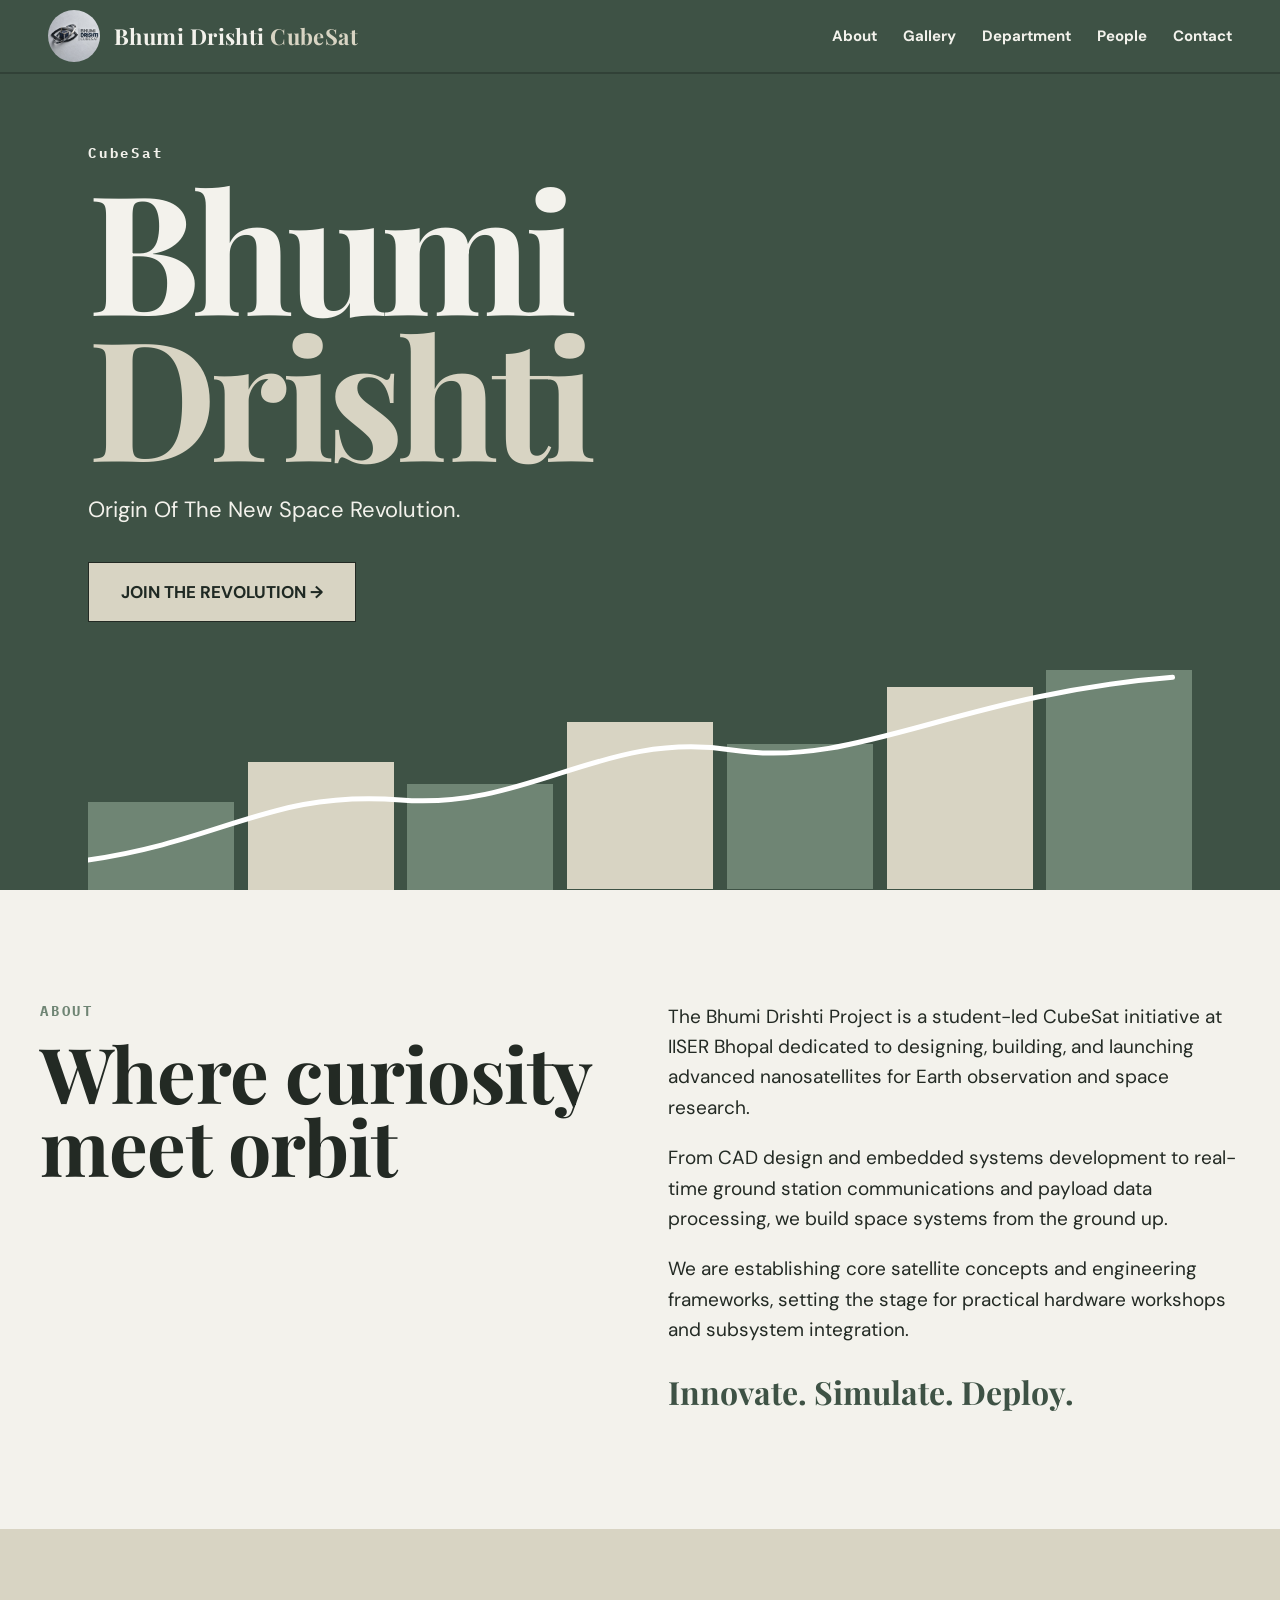
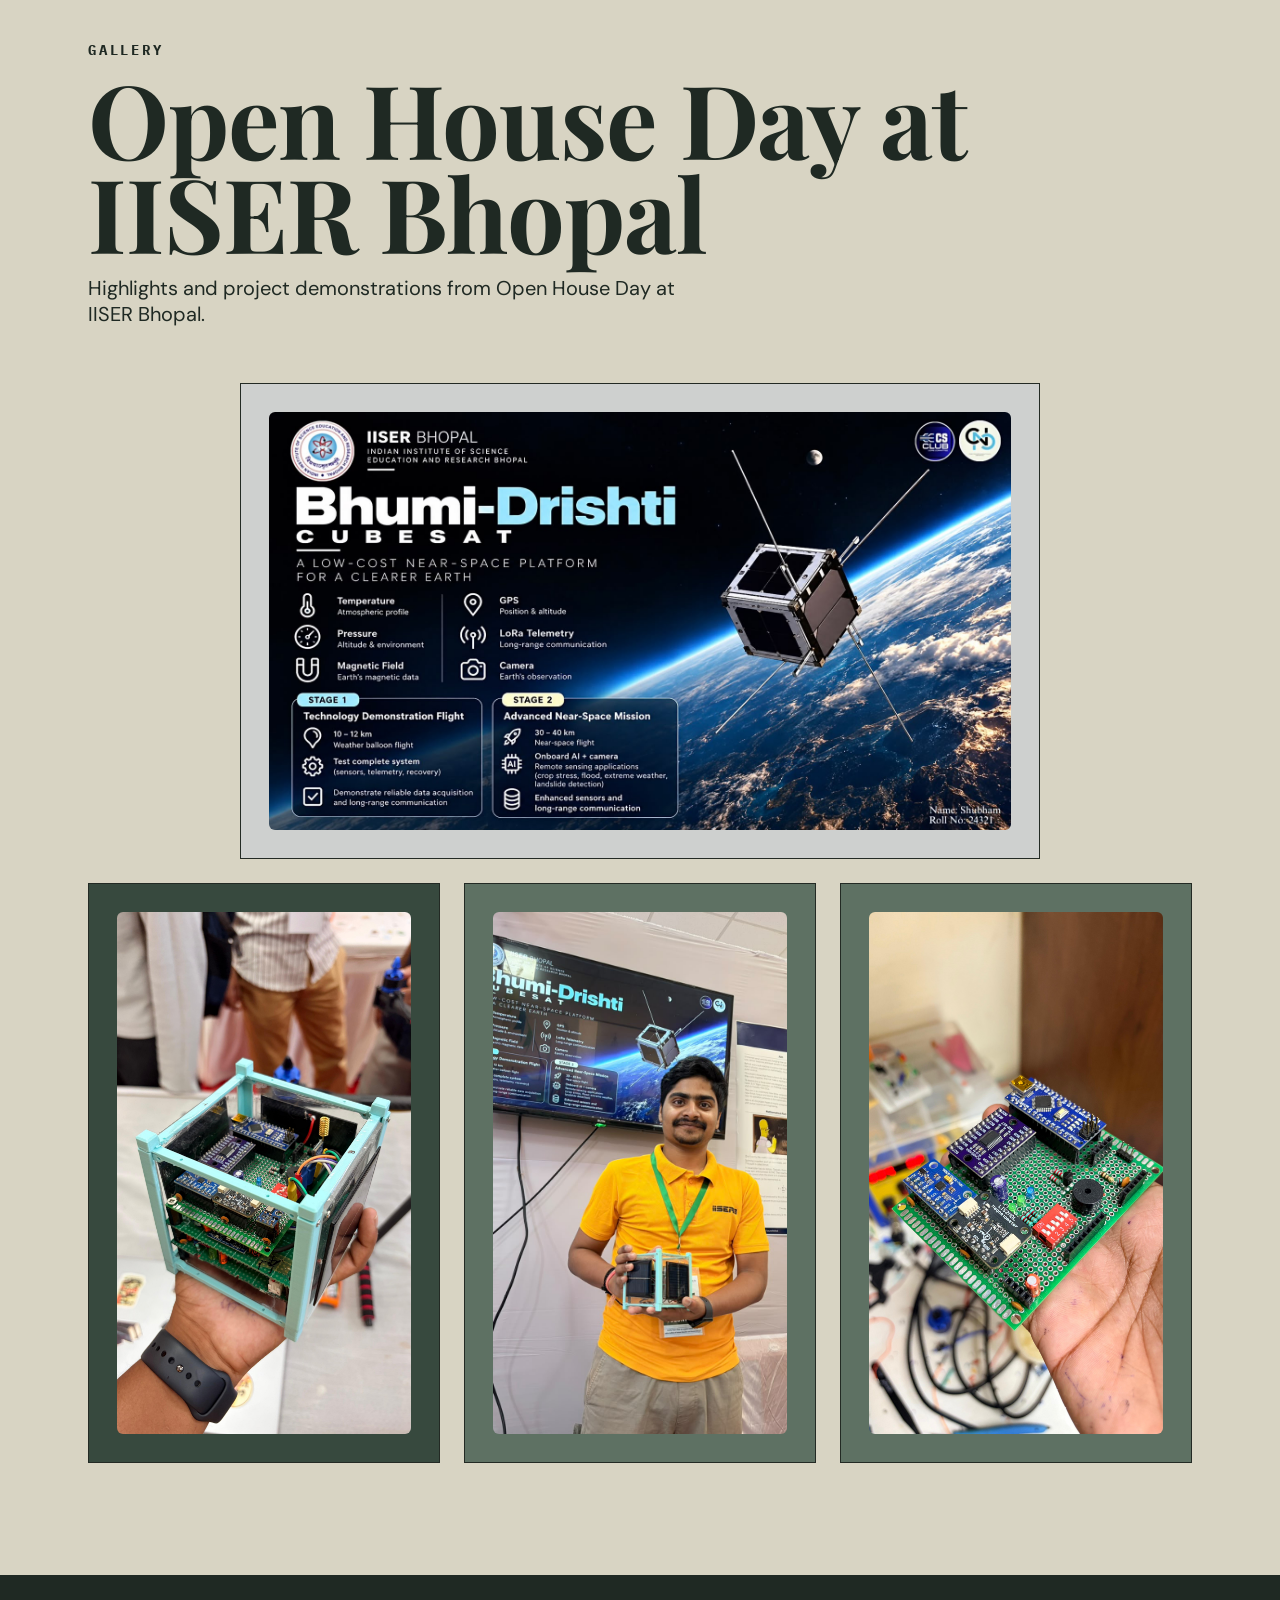
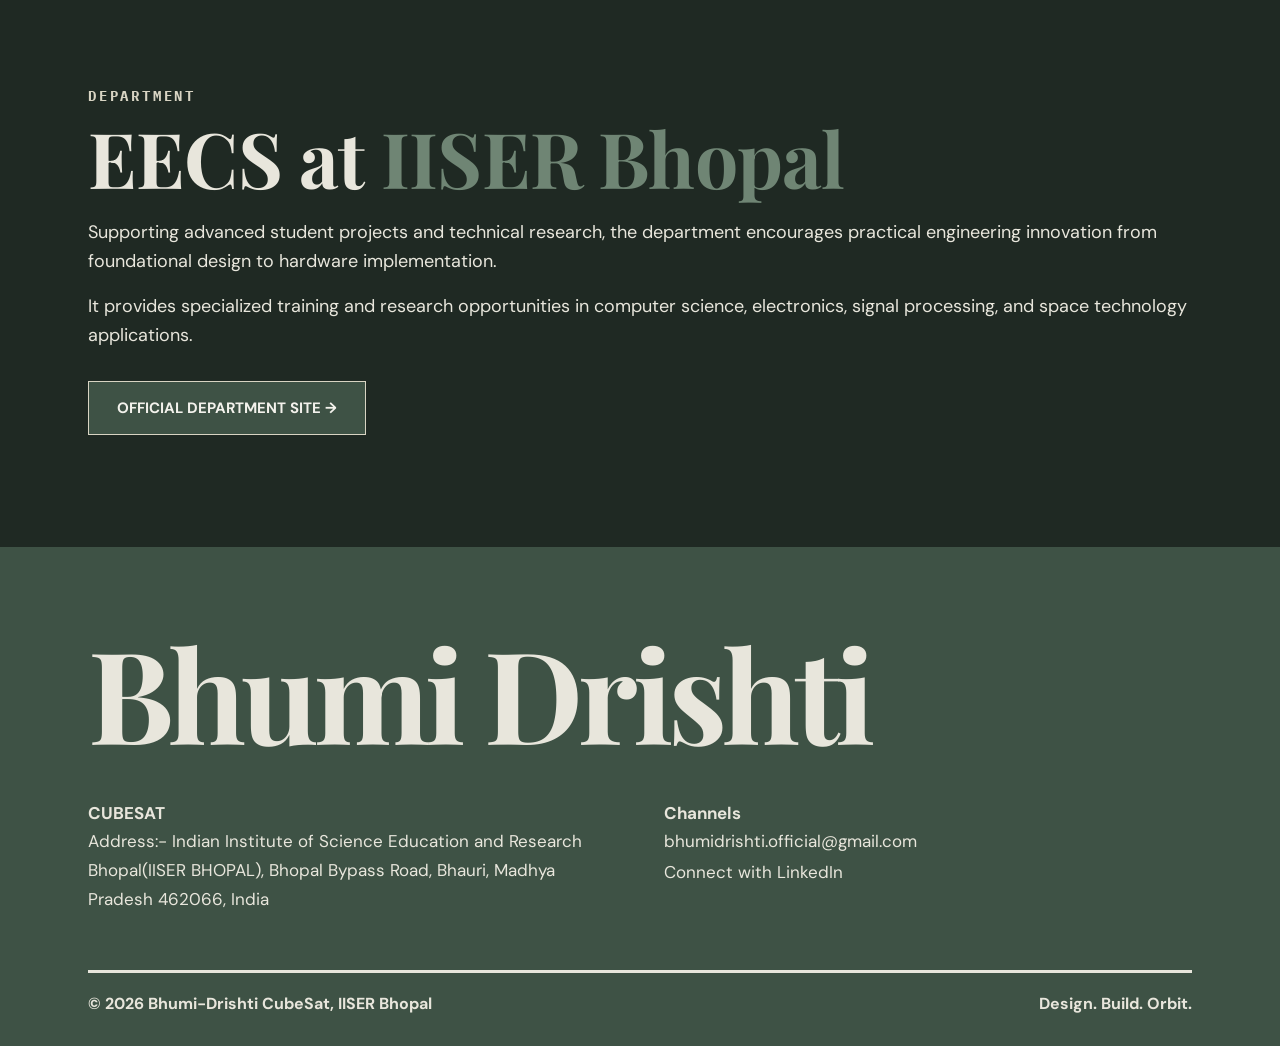
<file: index.html>
<!doctype html>
<html lang="en">
<head>
<meta charset="utf-8">
<meta name="viewport" content="width=device-width, initial-scale=1">
<title>Bhumi Drishti | CUBESAT</title>
<meta name="description" content="Official website of the Bhumi Drishti CubeSat Project by the students of IISER Bhopal.">
<link rel="icon" href="bhumidrishtilogo.png">
<link rel="preconnect" href="https://fonts.googleapis.com">
<link rel="stylesheet" href="https://fonts.googleapis.com/css2?family=DM+Sans:wght@400;500;700&family=IBM+Plex+Mono:wght@500;600&family=Playfair+Display:wght@700;900&display=swap">
<link rel="stylesheet" href="style.css?v=6">
</head>
<body>
<div id="page">

<header class="nav-bar">
  <a class="brand" href="#top"><img src="bhumidrishtilogo.png" alt="Bhumi Drishti CubeSat project IISER logo"><span>Bhumi Drishti <em>CubeSat</em></span></a>
  <button id="burger" class="burger" type="button" aria-label="Open menu" aria-expanded="false" aria-controls="siteNav"><span></span><span></span><span></span></button>
  <nav class="nav" id="siteNav">
    <a href="#about">About</a><a href="#initiatives">Gallery</a><a href="#department">Department</a><a href="people.html">People</a><a href="#contact">Contact</a>
  </nav>
</header>

<main id="top">
<section class="hero">
  <div class="hero-logo" aria-hidden="true"></div>
  <div class="wrap">
    <div class="eyebrow">CubeSat</div>
    <h1><span class="h1a">Bhumi</span><br><span class="h1a accent">Drishti</span></h1>
    <p class="lead">Origin Of The New Space Revolution.</p>
    <a class="btn" href="#about">JOIN THE REVOLUTION →</a>
  </div>
  <div class="chart wrap" aria-hidden="true">
    <i style="--bh:40%"></i><i style="--bh:58%"></i><i style="--bh:48%"></i><i style="--bh:76%"></i><i style="--bh:66%"></i><i style="--bh:92%"></i><i style="--bh:100%"></i>
    <svg viewBox="0 0 1200 220" preserveAspectRatio="none"><path d="M0 190 C150 170 200 120 340 130 S560 60 700 80 S950 20 1200 6" fill="none" stroke-width="5" stroke-linecap="round"/></svg>
  </div>
</section>


<section id="about" class="sec wrap about">
  <div class="rv">
    <div class="eyebrow red">ABOUT</div>
    <h2>Where curiosity meet orbit</mark></h2>
  </div>
  <div class="rv copy">
    <p>The Bhumi Drishti Project is a student-led CubeSat initiative at IISER Bhopal dedicated to designing, building, and launching advanced nanosatellites for Earth observation and space research.</p>
    <p>From CAD design and embedded systems development to real-time ground station communications and payload data processing, we build space systems from the ground up.</p>
    <p>We are establishing core satellite concepts and engineering frameworks, setting the stage for practical hardware workshops and subsystem integration.</p>
    <p class="slogan">Innovate. Simulate. Deploy.</p>
  </div>
</section>

<section id="initiatives" class="sec band-accent">
        <div class="wrap">
          <div class="eyebrow rv">GALLERY</div>
          <h2 class="big rv">Open House Day at IISER Bhopal</h2>
          <p class="rv sub">Highlights and project demonstrations from Open House Day at IISER Bhopal.</p>
          <div class="grid">
            <div class="card rv k0" style="grid-column: 1 / -1; justify-self: center; max-width: 800px; width: 100%;">
              <img src="openhouse01.png" alt="Bhumi Drishti CubeSat display at IISER Bhopal Open House Day" style="width: 100%; height: auto; border-radius: 6px;">
            </div>
            <div class="card rv k1">
              <img src="openhouse02.png" alt="Open House Day exhibit photo 2" style="width: 100%; height: auto; border-radius: 6px;">
            </div>
            <div class="card rv k2">
              <img src="openhouse03.png" alt="Open House Day exhibit photo 3" style="width: 100%; height: auto; border-radius: 6px;">
            </div>
            <div class="card rv k2">
              <img src="openhouse04.png" alt="Open House Day exhibit photo 4" style="width: 100%; height: auto; border-radius: 6px;">
            </div>
          </div>
      </section>

<section id="department" class="sec band-dark">
  <div class="wrap dept">
   <div class="rv">
          <div class="eyebrow gold">DEPARTMENT</div>
          <h2>EECS at <span class="hot">IISER Bhopal</span></h2>
          <p>Supporting advanced student projects and technical research, the department encourages practical engineering innovation from foundational design to hardware implementation.</p>
          <p>It provides specialized training and research opportunities in computer science, electronics, signal processing, and space technology applications.</p>
          <a class="btn alt" href="https://eecs.iiserb.ac.in/">OFFICIAL DEPARTMENT SITE →</a>
        </div>
      </div>
    </section>
</main>

<footer id="contact" class="foot">
      <div class="wrap">
        <div class="rv hello">
          <div class="big">Bhumi Drishti</div>
        </div>
        <div class="cols">
          <div><strong>CUBESAT</strong><br>Address:- Indian Institute of Science Education and Research Bhopal(IISER BHOPAL), Bhopal Bypass Road, Bhauri, Madhya Pradesh 462066, India</div>
          <div class="links">
            <strong>Channels</strong>
            <a href="bhumidrishti.official@gmail.com">bhumidrishti.official@gmail.com</a>
            <a href="https://www.linkedin.com/company/bhumi-drishti-cubesat/home/">Connect with LinkedIn</a>
          </div>
        </div>
        <div class="legal">
          <span>© 2026 Bhumi-Drishti CubeSat, IISER Bhopal</span>
          <span>Design. Build. Orbit.</span>
        </div>
      </div>
    </footer>
</div>
<script>
/* Burger menu: self-contained so it works regardless of script.js version */
(function () {
  var burger = document.getElementById('burger');
  var nav = document.getElementById('siteNav');
  if (!burger || !nav) return;
  function setMenu(open) {
    burger.classList.toggle('open', open);
    nav.classList.toggle('open', open);
    burger.setAttribute('aria-expanded', open ? 'true' : 'false');
    burger.setAttribute('aria-label', open ? 'Close menu' : 'Open menu');
  }
  burger.addEventListener('click', function () { setMenu(!nav.classList.contains('open')); });
  nav.addEventListener('click', function (e) { if (e.target.closest && e.target.closest('a')) setMenu(false); });
  document.addEventListener('keydown', function (e) { if (e.key === 'Escape') setMenu(false); });
  window.addEventListener('resize', function () { if (window.innerWidth > 800) setMenu(false); });
})();
</script>
<script src="script.js?v=6"></script>
</body>
</html>
</file>
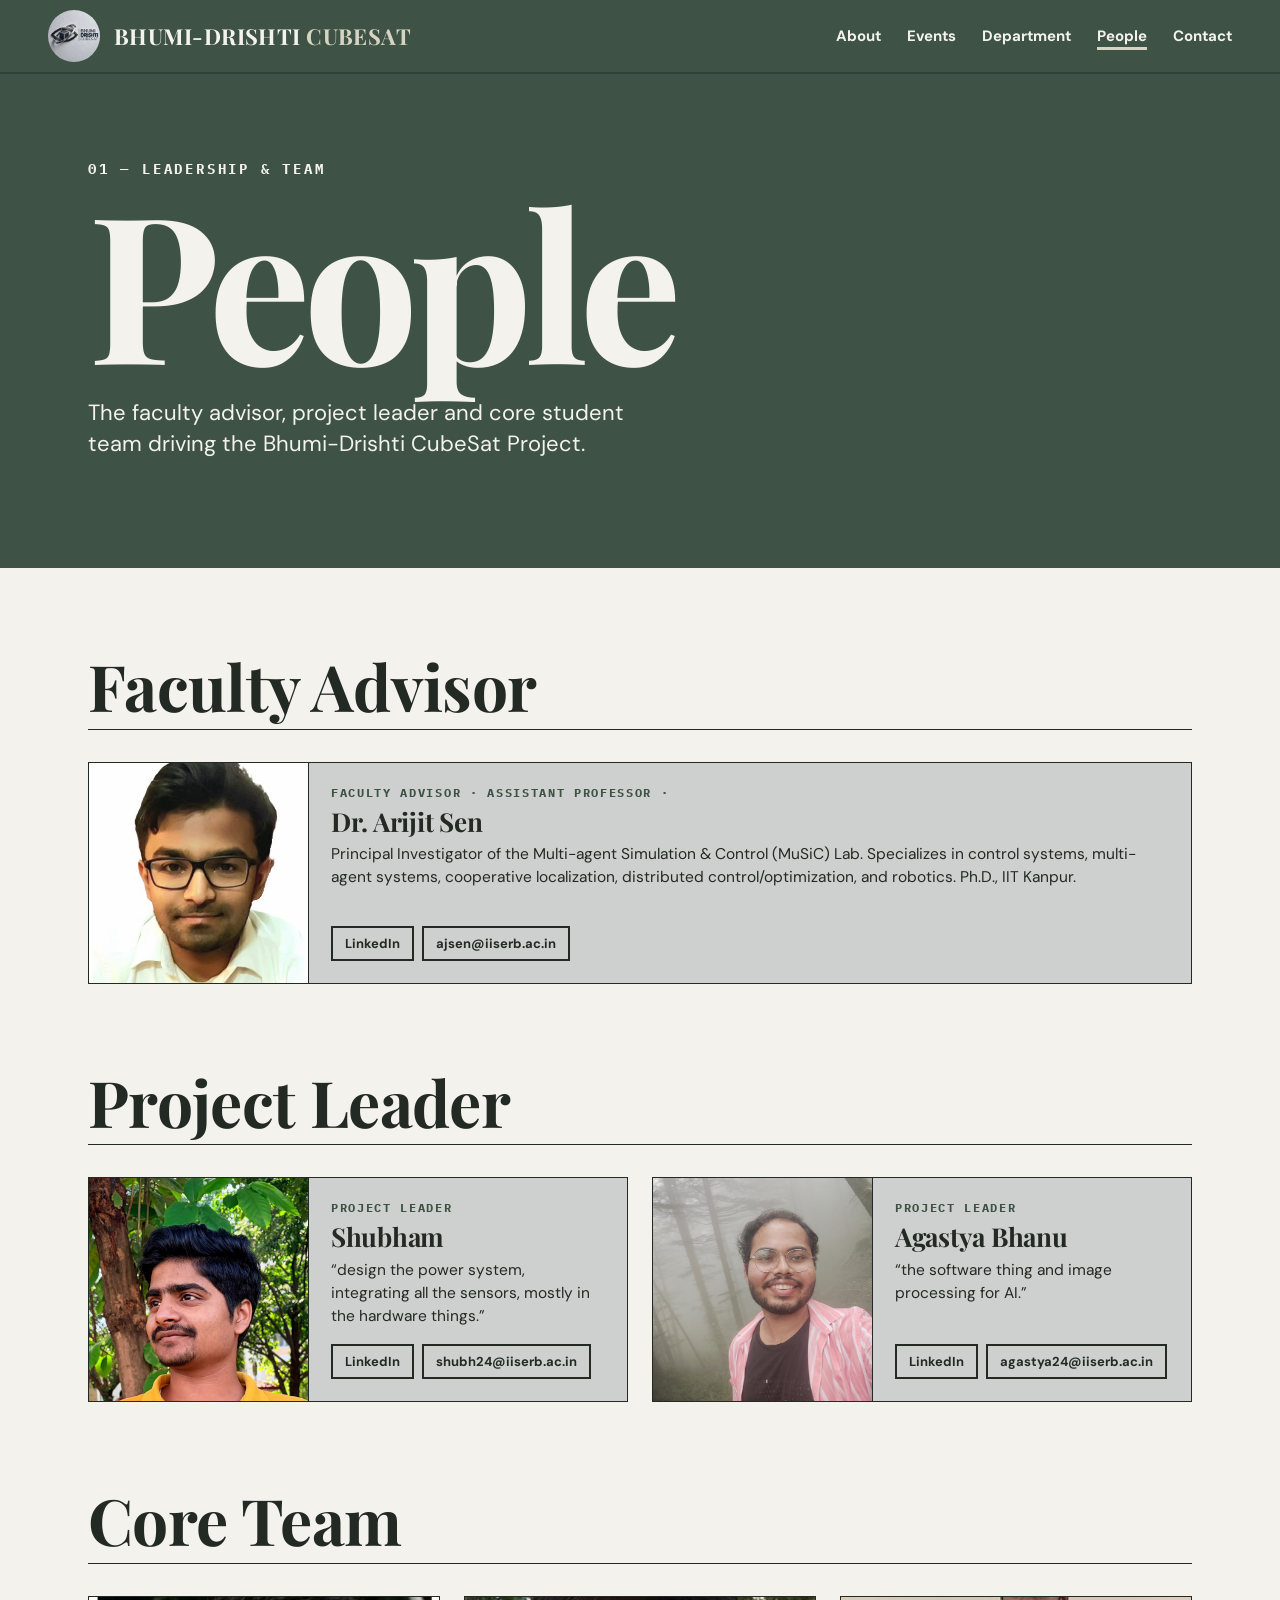
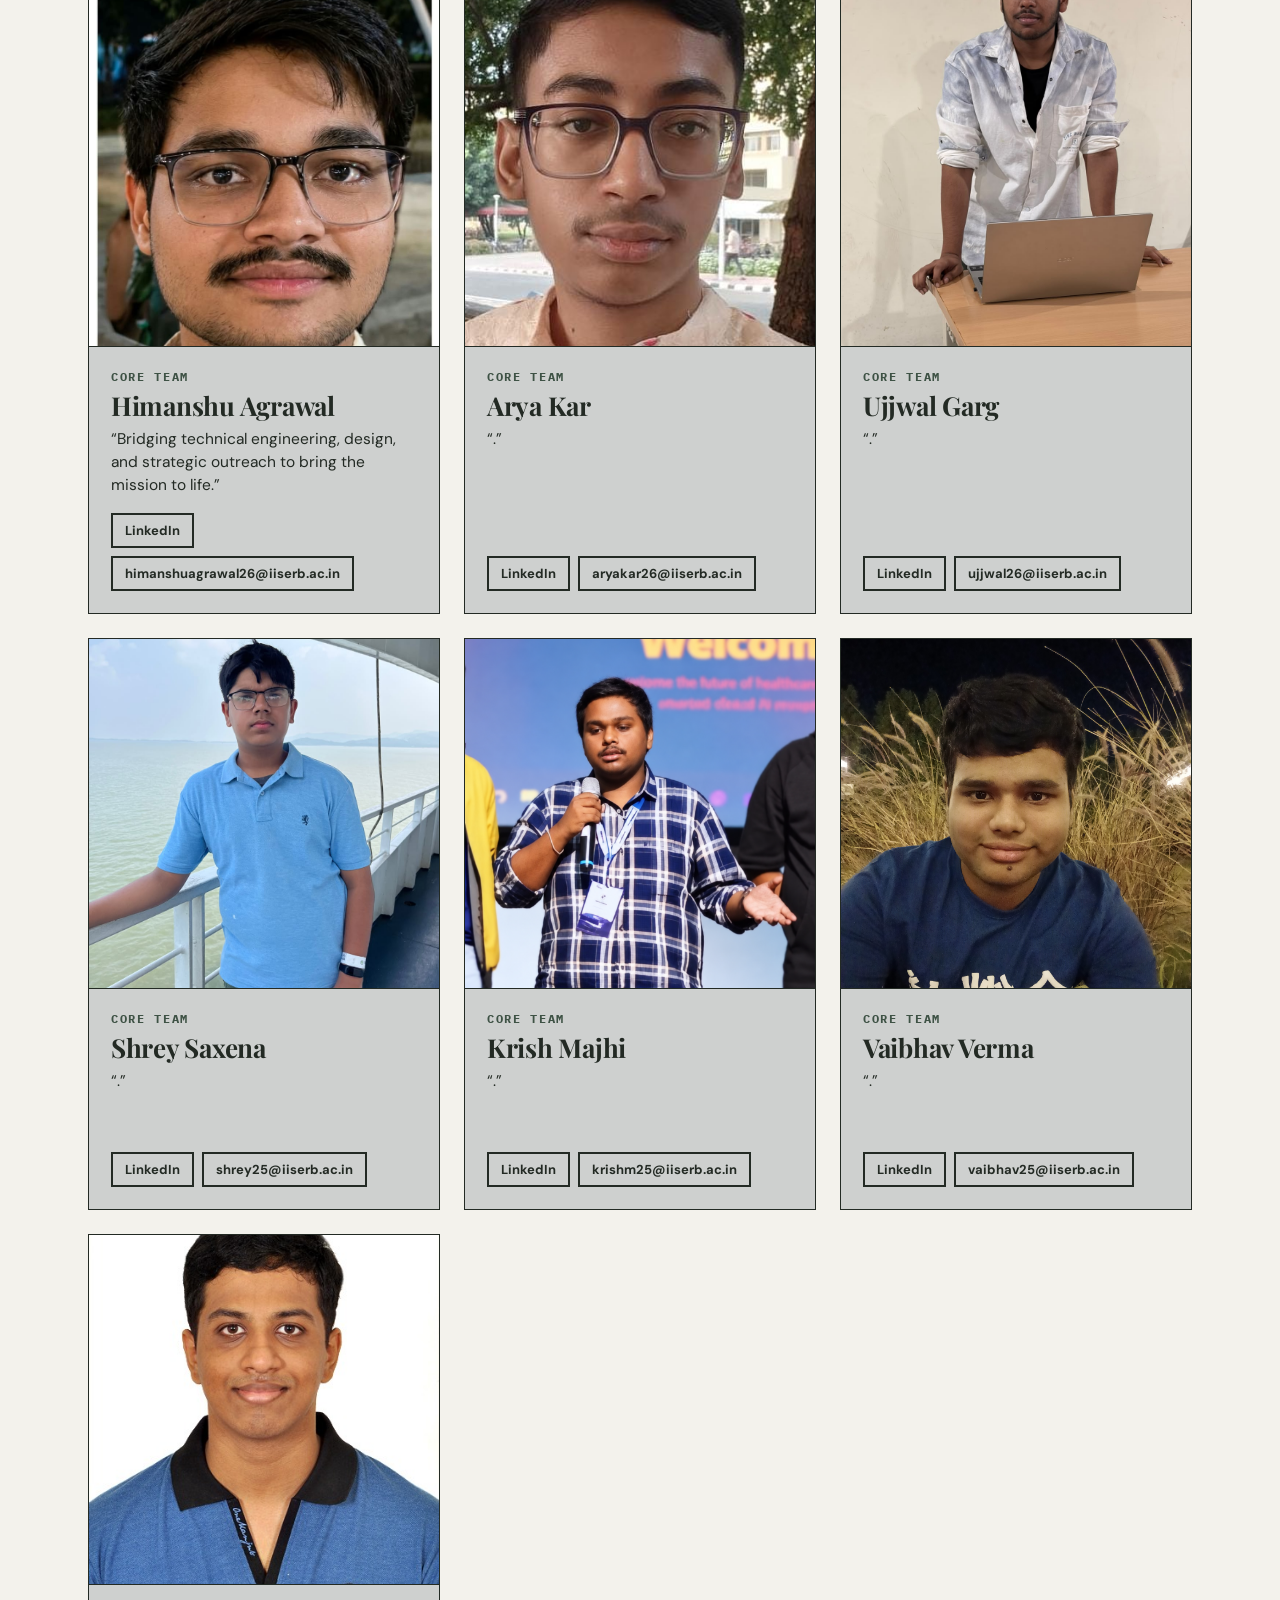
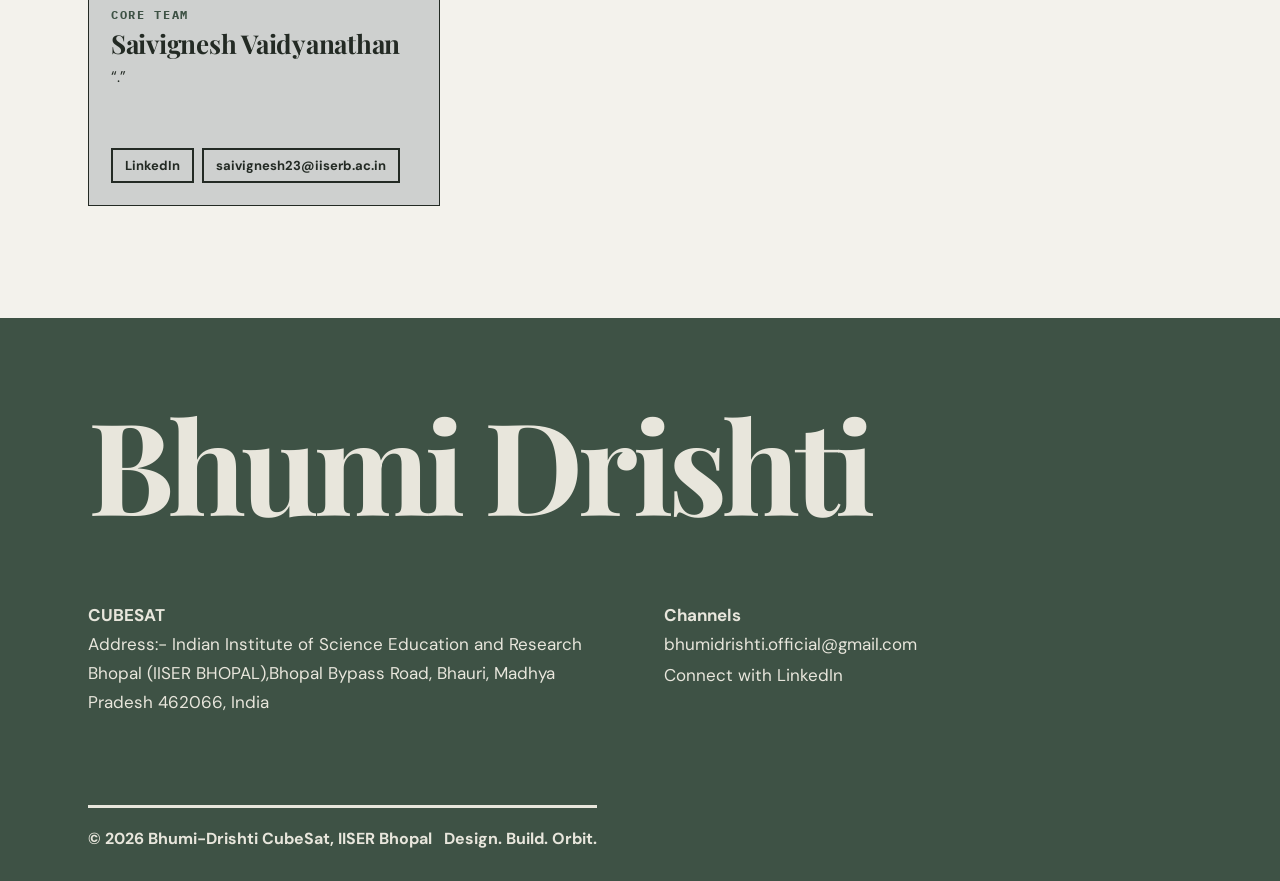
<file: people.html>
<!doctype html>
<html lang="en">
<head>
<meta charset="utf-8">
<meta name="viewport" content="width=device-width, initial-scale=1">
<title>People | Bhumi-Drishti, CubeSat</title>
<meta name="description" content="Faculty Advisor and team of the Bhumi-Drishti CubeSat Project, IISER Bhopal.">
<link rel="icon" href="bhumidrishtilogo.png">
<link rel="stylesheet" href="https://fonts.googleapis.com/css2?family=DM+Sans:wght@400;500;700&family=IBM+Plex+Mono:wght@500;600&family=Playfair+Display:wght@700;900&display=swap">
<link rel="stylesheet" href="style.css?v=6">
</head>
<body>
<div id="page">
<header class="nav-bar">
  <a class="brand" href="index.html"><img src="bhumidrishtilogo.png" alt="Bhumi Drishti CubeSat"><span>BHUMI-DRISHTI <em>CUBESAT</em></span></a>
  <button id="burger" class="burger" type="button" aria-label="Open menu" aria-expanded="false" aria-controls="siteNav"><span></span><span></span><span></span></button>
  <nav class="nav" id="siteNav">
    <a href="index.html#about">About</a><a href="index.html#initiatives">Events</a><a href="index.html#department">Department</a><a href="people.html" class="active" aria-current="page">People</a><a href="#contact">Contact</a>
  </nav>
</header>
<main id="top">
<section class="page-hero"><div class="wrap">
  <div class="eyebrow">01 — LEADERSHIP &amp; TEAM</div>
  <h1><span class="h1a">People</span><span class="h1a accent" style="animation-delay:.15s"></span></h1>
 <p class="lead">The faculty advisor, project leader and core student team driving the Bhumi-Drishti CubeSat Project.</p>
</div></section>
<section class="grp wrap"><h2 class="gt rv">Faculty Advisor</h2><div class="pgrid one"><article class="pcard rv a0 wide"><div class="ava"><span aria-hidden="true">BP</span><img src="cubesat people/arijitsen.png" alt="Dr. Arijit Sen" loading="lazy" onerror="this.remove()"></div><div class="pbody"><small>FACULTY ADVISOR · ASSISTANT PROFESSOR · </small><h3>Dr. Arijit Sen</h3><p>Principal Investigator of the Multi-agent Simulation & Control (MuSiC) Lab. Specializes in control systems, multi-agent systems, cooperative localization, distributed control/optimization, and robotics. Ph.D., IIT Kanpur.</p><div class="plinks"><a href="https://www.linkedin.com/in/arijit-sen-952414204/" target="_blank" rel="noopener">LinkedIn</a><a href="ajsen@iiserb.ac.in" target="_blank" rel="noopener">ajsen@iiserb.ac.in</a></div></div></article></div></section>
<section class="grp wrap"><h2 class="gt rv">Project Leader</h2><div class="pgrid two"><article class="pcard rv a0 wide"><div class="ava"><span aria-hidden="true">IA</span><img src="cubesat people/shubham.png" alt="shubham" loading="lazy" onerror="this.remove()"></div><div class="pbody"><small>PROJECT LEADER</small><h3>Shubham </h3><p>“design the power system, integrating all the sensors, mostly in the hardware things.”</p><div class="plinks"><a href="https://www.linkedin.com/in/iiserb-shubham/" target="_blank" rel="noopener">LinkedIn</a><a href="shubh24@iiserb.ac.in" target="_blank" rel="noopener">shubh24@iiserb.ac.in</a></div></div></article><article class="pcard rv a1 wide"><div class="ava"><span aria-hidden="true">PT</span><img src="cubesat people/agastya.png" alt="Agastya Bhanu" loading="lazy" onerror="this.remove()"></div><div class="pbody"><small>PROJECT LEADER</small><h3>Agastya Bhanu</h3><p>“the software thing and image processing for AI.”</p><div class="plinks"><a href="https://www.linkedin.com/in/agastya-bhanu/" target="_blank" rel="noopener">LinkedIn</a><a href="agastya24@iiserb.ac.in" target="_blank" rel="noopener">agastya24@iiserb.ac.in</a></div></div></article></div></section>
<section class="grp wrap"><h2 class="gt rv">Core Team</h2><div class="pgrid seven"><article class="pcard rv a0"><div class="ava"><span aria-hidden="true">SS</span><img src="cubesat people/himanshu.png" alt="Himanshu Agrawal" loading="lazy" onerror="this.remove()"></div><div class="pbody"><small>CORE TEAM</small><h3>Himanshu Agrawal</h3><p>“Bridging technical engineering, design, and strategic outreach to bring the mission to life.”</p><div class="plinks"><a href="https://www.linkedin.com/in/himanshu-agrawal-498499416/" target="_blank" rel="noopener">LinkedIn</a><a href="himanshuagrawal26@iiserb.ac.in" target="_blank" rel="noopener">himanshuagrawal26@iiserb.ac.in</a></div></div></article><article class="pcard rv a1"><div class="ava"><span aria-hidden="true">RT</span><img src="cubesat people/arya.png" alt="Arya Kar" loading="lazy" onerror="this.remove()"></div><div class="pbody"><small>CORE TEAM</small><h3>Arya Kar</h3><p>“.”</p><div class="plinks"><a href="https://www.linkedin.com/in/arya-kar-3a9b99368/" target="_blank" rel="noopener">LinkedIn</a><a href="aryakar26@iiserb.ac.in" target="_blank" rel="noopener">aryakar26@iiserb.ac.in</a></div></div></article><article class="pcard rv a2"><div class="ava"><span aria-hidden="true">SS</span><img src="cubesat people/ujjwal.png" alt="Ujjwal Garg" loading="lazy" onerror="this.remove()"></div><div class="pbody"><small>CORE TEAM</small><h3>Ujjwal Garg</h3><p>“.”</p><div class="plinks"><a href="https://www.linkedin.com/in/ujjwal-garg-706027409/" target="_blank" rel="noopener">LinkedIn</a><a href="ujjwal26@iiserb.ac.in" target="_blank" rel="noopener">ujjwal26@iiserb.ac.in</a></div></div></article><article class="pcard rv a0"><div class="ava"><span aria-hidden="true">GD</span><img src="cubesat people/shrey.png" alt="Shrey Saxena" loading="lazy" onerror="this.remove()"></div><div class="pbody"><small>CORE TEAM</small><h3>Shrey Saxena</h3><p>“.”</p><div class="plinks"><a href="https://www.linkedin.com/in/shrey-saxena-974b92446/" target="_blank" rel="noopener">LinkedIn</a><a href="shrey25@iiserb.ac.in" target="_blank" rel="noopener">shrey25@iiserb.ac.in</a></div></div></article><article class="pcard rv a1"><div class="ava"><span aria-hidden="true">AB</span><img src="cubesat people/krish.png" alt="Krish Majhi" loading="lazy" onerror="this.remove()"></div><div class="pbody"><small>CORE TEAM</small><h3>Krish Majhi</h3><p>“.”</p><div class="plinks"><a href="https://www.linkedin.com/in/krish-majhi-144a372b3/" target="_blank" rel="noopener">LinkedIn</a><a href="krishm25@iiserb.ac.in" target="_blank" rel="noopener">krishm25@iiserb.ac.in</a></div></div></article><article class="pcard rv a2"><div class="ava"><span aria-hidden="true">MD</span><img src="cubesat people/vaibhav.png" alt="Vaibhav Verma" loading="lazy" onerror="this.remove()"></div><div class="pbody"><small>CORE TEAM</small><h3>Vaibhav Verma</h3><p>“.”</p><div class="plinks"><a href="https://www.linkedin.com/in/vaibhav-verma-11aba7294/" target="_blank" rel="noopener">LinkedIn</a><a href="vaibhav25@iiserb.ac.in" target="_blank" rel="noopener">vaibhav25@iiserb.ac.in</a></div></div></article><article class="pcard rv a0"><div class="ava"><span aria-hidden="true">PK</span><img src="cubesat people/saivignesh.png" alt="Saivignesh Vaidyanathan" loading="lazy" onerror="this.remove()"></div><div class="pbody"><small>CORE TEAM</small><h3>Saivignesh Vaidyanathan</h3><p>“.”</p><div class="plinks"><a href="https://www.linkedin.com/in/saivignesh-vaidyanathan-325b4b306/" target="_blank" rel="noopener">LinkedIn</a><a href="saivignesh23@iiserb.ac.in" target="_blank" rel="noopener">saivignesh23@iiserb.ac.in</a></div></div></article></div></section>
</main>
<footer id="contact" class="foot">
  <div class="wrap">
    <div class="rv hello"><div class="big">Bhumi Drishti</div>
    <div class="cols">
    <div><strong>CUBESAT</strong><br>Address:- Indian Institute of Science Education and Research Bhopal (IISER BHOPAL),Bhopal Bypass Road, Bhauri, Madhya Pradesh 462066, India</div>
 <div class="links">
                <strong>Channels</strong>
                <a href="bhumidrishti.official@gmail.com">bhumidrishti.official@gmail.com</a>
                <a href="https://www.linkedin.com/company/bhumi-drishti-cubesat" target="_blank" rel="noopener">Connect with LinkedIn</a>
               </div>
        </div>
        <div class="legal">
          <span>© 2026 Bhumi-Drishti CubeSat, IISER Bhopal</span>
          <span>Design. Build. Orbit.</span>
        </div>
      </div>
    </footer>
</div>
<script>
/* Burger menu: self-contained so it works regardless of script.js version */
(function () {
  var burger = document.getElementById('burger');
  var nav = document.getElementById('siteNav');
  if (!burger || !nav) return;
  function setMenu(open) {
    burger.classList.toggle('open', open);
    nav.classList.toggle('open', open);
    burger.setAttribute('aria-expanded', open ? 'true' : 'false');
    burger.setAttribute('aria-label', open ? 'Close menu' : 'Open menu');
  }
  burger.addEventListener('click', function () { setMenu(!nav.classList.contains('open')); });
  nav.addEventListener('click', function (e) { if (e.target.closest && e.target.closest('a')) setMenu(false); });
  document.addEventListener('keydown', function (e) { if (e.key === 'Escape') setMenu(false); });
  window.addEventListener('resize', function () { if (window.innerWidth > 800) setMenu(false); });
})();
</script>
<script src="script.js?v=6"></script>
</body>
</html>
</file>
<file: style.css>
/* ===== Tokens: Sage & Sand ===== */
:root{
  --bg:#F3F2EC;--ink:#232A24;--p:#3E5245;--pt:#F3F2EC;--a:#D8D4C3;--h:#6F8574;--ht:#fff;--d:#1F2923;--dt:#E8E6DC;
  --fbg:#3E5245;--fbt:#E8E6DC;--sc:rgba(35,42,36,.22);
  --fd:'Playfair Display',Georgia,serif;--fb:'DM Sans',system-ui,sans-serif;--fm:'IBM Plex Mono',ui-monospace,monospace;
  --bw:1px;--tr:-.01em;--dw:700;
  --eo:cubic-bezier(.23,1,.32,1);--eio:cubic-bezier(.77,0,.175,1);--drawer:cubic-bezier(.32,.72,0,1);
}

/* ===== Base ===== */
*{box-sizing:border-box}
html{scroll-behavior:smooth;scroll-padding-top:84px}
body{margin:0;font-family:var(--fb);background:var(--bg);color:var(--ink)}
#page{overflow-x:clip}
a{color:inherit}
:focus-visible{outline:3px solid var(--a);outline-offset:3px}
.wrap{max-width:1200px;margin:0 auto;padding:0 48px}
.eyebrow{font-family:var(--fm);font-weight:700;letter-spacing:.2em;font-size:14px}
.eyebrow.red{color:var(--h)}.eyebrow.gold{color:var(--a)}
h1,h2,h3{font-family:var(--fd);font-weight:var(--dw);letter-spacing:var(--tr);margin:0}
.sec{padding:112px 0}

/* ===== Press feedback (every pressable element) ===== */
.btn,.plinks a,.burger{transition:transform 160ms var(--eo),background-color 150ms ease,color 150ms ease}
.btn:active,.plinks a:active,.burger:active{transform:scale(.97)}

/* ===== Nav ===== */
.nav-bar{position:sticky;top:0;z-index:100;background:var(--p);color:var(--pt);padding:10px 48px;display:flex;flex-wrap:wrap;gap:12px;align-items:center;justify-content:space-between;box-shadow:0 2px 0 rgba(0,0,0,.2)}
.brand{display:flex;align-items:center;gap:14px;text-decoration:none;font-family:var(--fd);font-weight:var(--dw);font-size:22px;letter-spacing:.02em}
.brand img{width:52px;height:52px;border-radius:50%;display:block}
.brand em{color:var(--a);font-style:normal}
.nav{display:flex;flex-wrap:wrap;gap:26px;align-items:center;font-weight:700;font-size:15px}
.nav a{text-decoration:none;position:relative}
.nav a::after{content:"";position:absolute;left:0;bottom:-4px;height:3px;width:100%;background:var(--a);transform:scaleX(0);transform-origin:left;transition:transform 150ms var(--eo)}
.nav a.active::after{transform:scaleX(1)}
.burger{display:none;width:48px;height:48px;padding:0;background:transparent;border:var(--bw) solid currentColor;color:inherit;cursor:pointer;flex-direction:column;justify-content:center;align-items:center;gap:6px}
.burger span{display:block;width:24px;height:3px;background:currentColor;transition:transform 200ms var(--eo),opacity 120ms ease}
.burger.open span:nth-child(1){transform:translateY(9px) rotate(45deg)}
.burger.open span:nth-child(2){opacity:0}
.burger.open span:nth-child(3){transform:translateY(-9px) rotate(-45deg)}

/* ===== Hero ===== */
.hero {
    background: var(--p);
    color: var(--pt);
    position: relative;
    padding: 72px 0 0;
    overflow: hidden;
}

.hero-logo {
    position: absolute;
    right: 20px;
    top: 50%;
    transform: translateY(-50%);
    width: clamp(220px, 25vw, 380px);
    height: clamp(220px, 25vw, 380px);
    z-index: 1;
}

.hero-logo img {
    width: 100%;
    height: 100%;
    display: block;
    object-fit: cover;
    animation: spin 40s linear infinite;
}

.hero .wrap {
    position: relative;
    z-index: 2;
}

h1 {
    margin-top: 12px;
    font-size: clamp(64px, 13vw, 184px);
    line-height: .88;
    letter-spacing: -.04em;
}

.accent {
    color: var(--a);
}

.h1a {
    display: inline-block;
    animation: rise 700ms var(--eo) both;
}

.h1a.accent {
    animation-delay: 80ms;
}

.lead {
    max-width: 560px;
    font-size: 22px;
    line-height: 1.4;
    margin: 28px 0 36px;
    animation: rise 700ms var(--eo) 160ms both;
}

.hero .btn {
    animation: rise 700ms var(--eo) 240ms both;
}

.btn {
    display: inline-block;
    background: var(--a);
    color: var(--d);
    font-weight: 700;
    padding: 18px 32px;
    border: var(--bw) solid var(--ink);
    text-decoration: none;
    font-size: 17px;
}

.btn.alt {
    background: var(--p);
    color: var(--pt);
    border-color: var(--a);
    padding: 16px 28px;
    font-size: 15px;
}

.chart {
    position: relative;
    margin-top: 48px;
    height: 220px;
    display: flex;
    align-items: flex-end;
    gap: 14px;
}

.chart i {
    flex: 1;
    height: var(--bh);
    background: var(--h);
    transform-origin: bottom;
    animation: grow 800ms var(--eo) both;
}

.chart i:nth-child(even) {
    background: var(--a);
}

.chart i:nth-child(2) { animation-delay: 60ms; }
.chart i:nth-child(3) { animation-delay: 120ms; }
.chart i:nth-child(4) { animation-delay: 180ms; }
.chart i:nth-child(5) { animation-delay: 240ms; }
.chart i:nth-child(6) { animation-delay: 300ms; }
.chart i:nth-child(7) { animation-delay: 360ms; }

.chart svg {
    position: absolute;
    inset: 0 48px;
    width: calc(100% - 96px);
    height: 100%;
}

.chart path {
    stroke: #fff;
    stroke-dasharray: 1200;
    stroke-dashoffset: 1200;
    animation: draw 1800ms var(--eio) 500ms forwards;
}
/* ===== About ===== */
.about{display:flex;flex-wrap:wrap;gap:56px}
.about>div{flex:1 1 360px}
h2{font-size:clamp(44px,6vw,96px);line-height:.95;margin-top:16px}
mark{background:var(--a);color:var(--d);padding:0 10px}
.copy{font-size:19px;line-height:1.6}
.copy p{margin:0 0 20px}
.copy .slogan{font-family:var(--fd);font-weight:var(--dw);font-size:32px;color:var(--p);margin:0}

/* ===== Initiatives ===== */
.band-accent{background:var(--a);color:var(--d)}
.big{font-family:var(--fd);font-weight:var(--dw);font-size:clamp(48px,8vw,120px);line-height:.92;letter-spacing:var(--tr);margin:12px 0 16px}
.sub{font-size:20px;max-width:620px;margin:0 0 56px}
.grid{display:grid;grid-template-columns:repeat(auto-fit,minmax(260px,1fr));gap:24px}
.card,.pcard{position:relative;isolation:isolate;border:var(--bw) solid var(--ink);transition:transform 200ms var(--eo)}
.card::before,.pcard::before{content:"";position:absolute;inset:0;z-index:-1;background:var(--sc);transition:transform 200ms var(--eo)}
.card{padding:28px;min-height:230px;display:flex;flex-direction:column;gap:10px}
.card small{font-family:var(--fm);font-weight:700;font-size:13px;letter-spacing:.14em}
.card h3{font-size:30px;line-height:1}
.card p{margin:0;font-size:16px;line-height:1.5}
.k0{background:#fff;color:var(--ink)}.k1{background:var(--p);color:var(--pt)}.k2{background:var(--h);color:var(--ht)}.k3{background:var(--d);color:var(--a)}

/* ===== Department ===== */
.band-dark{background:var(--d);color:var(--dt)}
.dept{display:flex;flex-wrap:wrap;gap:56px;align-items:center}
.dept>div{flex:1 1 360px}
.dept h2{margin-bottom:24px}.hot{color:var(--h)}
.dept p{font-size:18px;line-height:1.6;margin:0 0 16px}.dept .btn{margin-top:16px}
.stats{display:grid;grid-template-columns:repeat(2,minmax(0,1fr));gap:20px}
.stat{padding:32px 24px;font-weight:700}
.stat b{display:block;font-family:var(--fd);font-weight:var(--dw);font-size:56px;line-height:1}
.s1{background:var(--a);color:var(--d)}.s2{background:var(--h);color:var(--ht)}
.s3{background:var(--p);color:var(--pt);grid-column:span 2}

/* ===== Footer ===== */
.foot{background:var(--fbg);color:var(--fbt);padding:88px 0 32px}
.hello{display:flex;flex-wrap:wrap;align-items:center;gap:32px}
.hello .big{margin:0;font-size:clamp(56px,10vw,150px);line-height:.9;letter-spacing:-.04em}
.hello img{width:120px;height:120px;border-radius:50%;border:4px solid currentColor;animation:spin 40s linear infinite}
.cols{display:flex;flex-wrap:wrap;gap:48px;margin-top:48px;font-size:17px;line-height:1.7}
.cols>div{flex:1 1 260px}
.links{display:flex;flex-direction:column}
.links a{text-decoration:none;width:max-content;border-bottom:2px solid transparent;transition:border-color 150ms ease}
.legal{margin-top:56px;padding-top:20px;border-top:3px solid currentColor;display:flex;flex-wrap:wrap;justify-content:space-between;gap:12px;font-weight:700}

/* ===== People ===== */
.page-hero{background:var(--p);color:var(--pt);padding:88px 0 72px;overflow:hidden}
.page-hero h1{font-size:clamp(72px,16vw,220px)}
.grp{padding-top:88px}
.gt{font-size:clamp(36px,5vw,64px);margin:0 0 32px;padding-bottom:12px;border-bottom:var(--bw) solid var(--ink)}
.pgrid{display:grid;grid-template-columns:repeat(auto-fill,minmax(260px,1fr));gap:24px}
.pgrid.one{grid-template-columns:minmax(0,1fr)}
.pgrid.two{grid-template-columns:repeat(auto-fit,minmax(340px,1fr))}
.pcard{background:#fff;display:flex;flex-direction:column}
.pcard.wide{flex-direction:row;flex-wrap:wrap}
.ava{position:relative;aspect-ratio:1/1;overflow:hidden;border-bottom:var(--bw) solid var(--ink);display:flex;align-items:center;justify-content:center;font-family:var(--fd);font-weight:var(--dw);font-size:64px}
.pcard.wide .ava{flex:0 0 220px;border-bottom:0;border-right:var(--bw) solid var(--ink)}
.a0 .ava{background:var(--a);color:var(--d)}.a1 .ava{background:var(--h);color:var(--ht)}.a2 .ava{background:var(--p);color:var(--pt)}
.ava img{position:absolute;inset:0;width:100%;height:100%;object-fit:cover;transition:transform 250ms var(--eo)}
.pbody{padding:22px;display:flex;flex-direction:column;gap:8px;flex:1 1 220px}
.pbody small{font-family:var(--fm);font-weight:700;font-size:12px;letter-spacing:.14em;color:var(--p)}
.pbody h3{font-size:26px;line-height:1.05}
.pbody p{margin:0;font-size:15.5px;line-height:1.5;flex:1;letter-spacing:0;font-family:var(--fb);font-weight:400}
.plinks{display:flex;flex-wrap:wrap;gap:8px;margin-top:8px}
.plinks a{font-weight:700;font-size:13px;text-decoration:none;padding:7px 12px;border:2px solid var(--ink)}
.grp:last-of-type{padding-bottom:112px}

/* ===== Hover: only on devices that really hover ===== */
@media (hover:hover) and (pointer:fine){
  .btn:hover{transform:translate(-3px,-3px)}
  .btn:active{transform:translate(-3px,-3px) scale(.97)}
  .nav a:hover::after{transform:scaleX(1)}
  .card:hover,.pcard:hover{transform:translate(-4px,-4px)}
  .card:hover::before,.pcard:hover::before{transform:translate(8px,8px)}
  .pcard:hover .ava img{transform:scale(1.05)}
  .plinks a:hover{background:var(--ink);color:#fff}
  .links a:hover{border-color:currentColor}
}

/* ===== Scroll reveal (transition, so it can be interrupted) ===== */
.js .rv{opacity:0;transform:translateY(16px);transition:opacity 450ms var(--eo) calc(var(--i,0)*60ms),transform 450ms var(--eo) calc(var(--i,0)*60ms)}
.js .rv.in{opacity:1;transform:none}

@keyframes grow{from{transform:scaleY(.04)}to{transform:scaleY(1)}}
@keyframes draw{to{stroke-dashoffset:0}}
@keyframes spin{to{transform:rotate(360deg)}}
@keyframes rise{from{opacity:0;transform:translateY(32px)}to{opacity:1;transform:none}}
@keyframes fade{from{opacity:0}to{opacity:1}}

/* ===== Small screens: burger panel (transform + opacity only) ===== */
@media (max-width:800px){
  .burger{display:flex;flex:0 0 auto;margin-left:auto}
  .nav-bar{flex-wrap:wrap;align-items:center}
  .brand{flex:1 1 0;min-width:0;font-size:15px;line-height:1.15}
  .brand img{width:44px;height:44px}
  html{scroll-padding-top:72px}
  .nav{position:absolute;top:100%;left:0;right:0;flex-direction:column;align-items:stretch;gap:0;padding:4px 24px 20px;background:var(--p);box-shadow:0 18px 30px rgba(0,0,0,.25);
    transform-origin:top right;opacity:0;transform:translateY(-8px) scale(.98);visibility:hidden;pointer-events:none;
    transition:opacity 150ms var(--eo),transform 150ms var(--eo),visibility 0s 150ms}
  .nav.open{opacity:1;transform:none;visibility:visible;pointer-events:auto;transition:opacity 220ms var(--drawer),transform 220ms var(--drawer),visibility 0s}
  .nav>*{opacity:0;transform:translateY(-6px);transition:opacity 120ms ease,transform 120ms var(--eo)}
  .nav.open>*{opacity:1;transform:none;transition:opacity 220ms var(--eo) var(--d,0ms),transform 220ms var(--eo) var(--d,0ms)}
  .nav>:nth-child(1){--d:40ms}.nav>:nth-child(2){--d:80ms}.nav>:nth-child(3){--d:120ms}.nav>:nth-child(4){--d:160ms}.nav>:nth-child(5){--d:200ms}.nav>:nth-child(6){--d:240ms}
  .nav a{padding:16px 4px;font-size:20px;border-top:2px solid rgba(255,255,255,.25)}
  .nav a::after{display:none}
  .nav   .pcard.wide .ava{flex:1 1 100%;border-right:0;border-bottom:var(--bw) solid var(--ink);aspect-ratio:16/10}
  .pgrid.two{grid-template-columns:minmax(0,1fr)}
}
@media (max-width:700px){.wrap{padding:0 24px}.nav-bar{padding:10px 24px}.hero-logo{width:300px;height:300px;right:-120px}}

/* ===== Reduced motion: keep fades, drop movement ===== */
@media (prefers-reduced-motion:reduce){
  *,*::before,*::after{animation-duration:.01ms!important;animation-iteration-count:1!important}
  html{scroll-behavior:auto}
  .hero-logo img,.hello img{animation:none!important}
  .chart path{stroke-dashoffset:0;animation:none}
  .h1a,.lead,.hero .btn{animation:fade 200ms ease both}
  .js .rv{transform:none;transition:opacity 200ms ease}
  .card:hover,.pcard:hover,.btn:hover{transform:none}
  .card:hover::before,.pcard:hover::before{transform:none}
}
</file>
